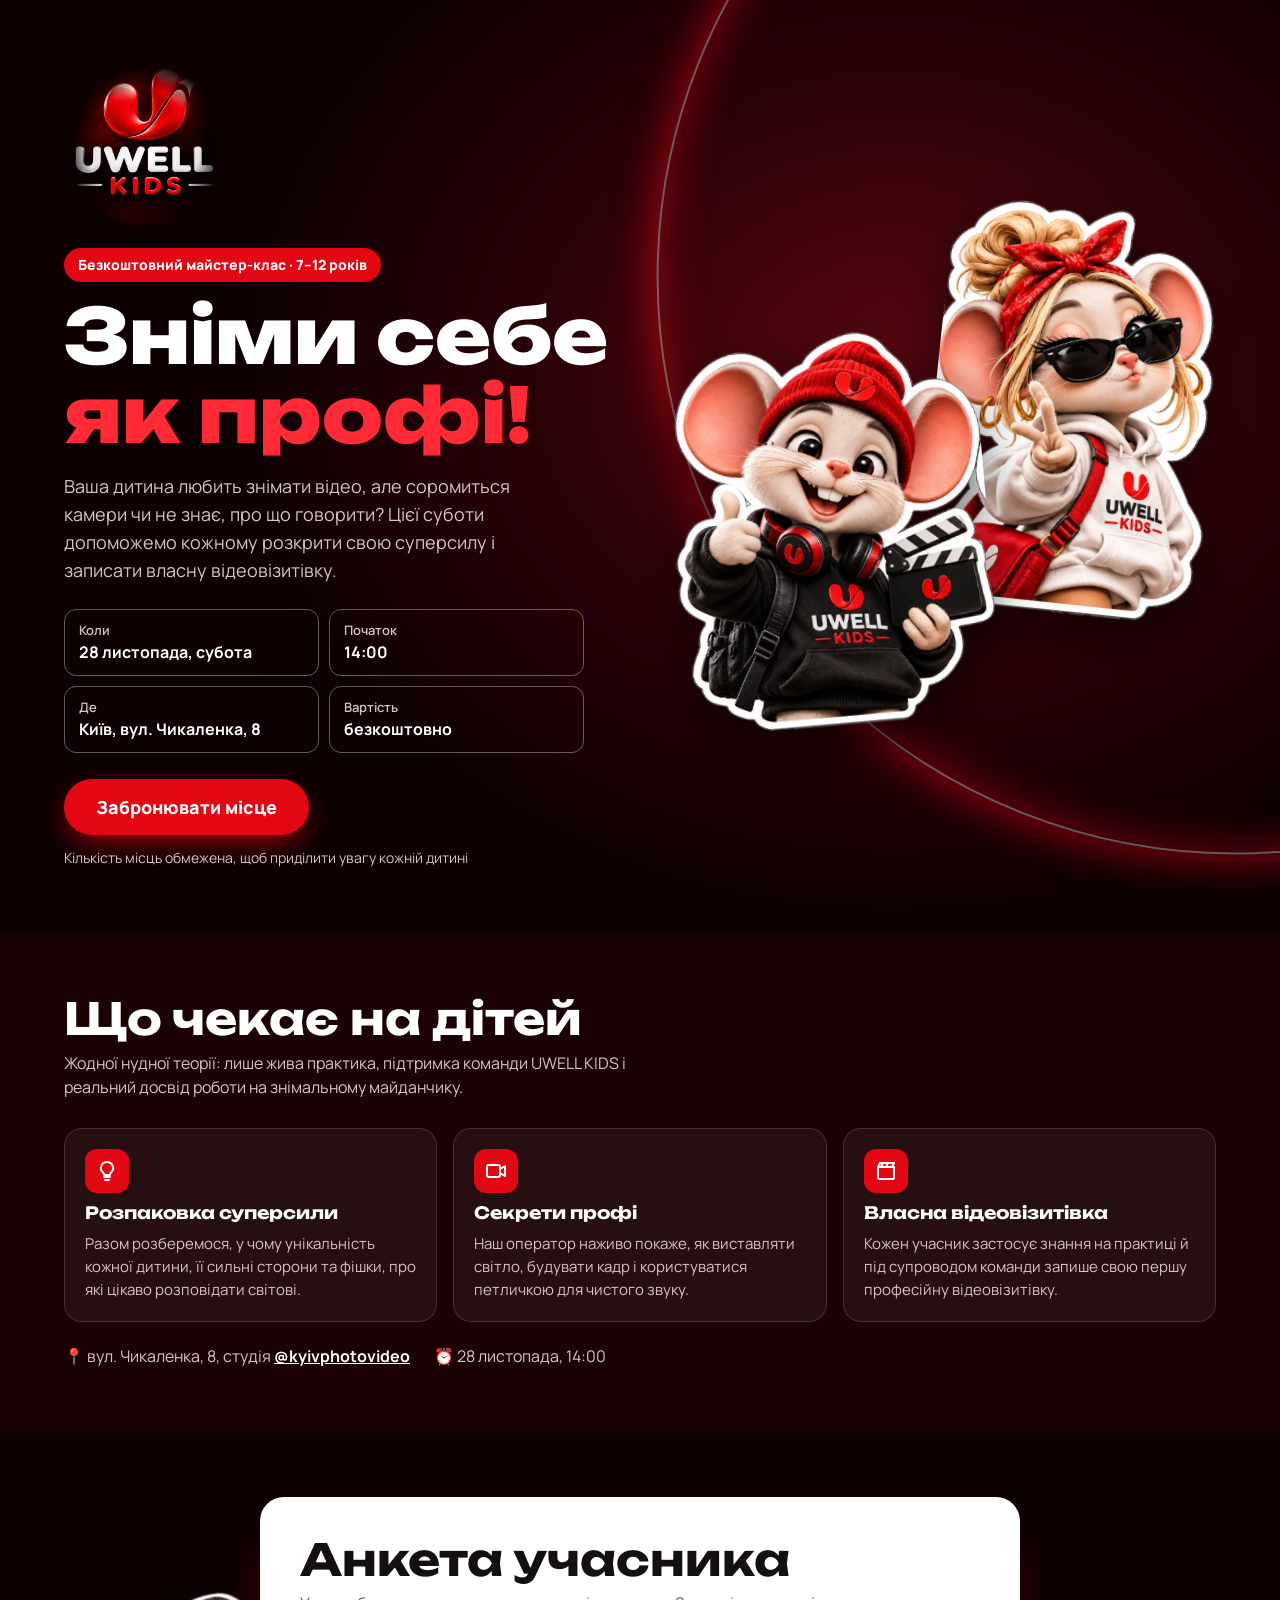
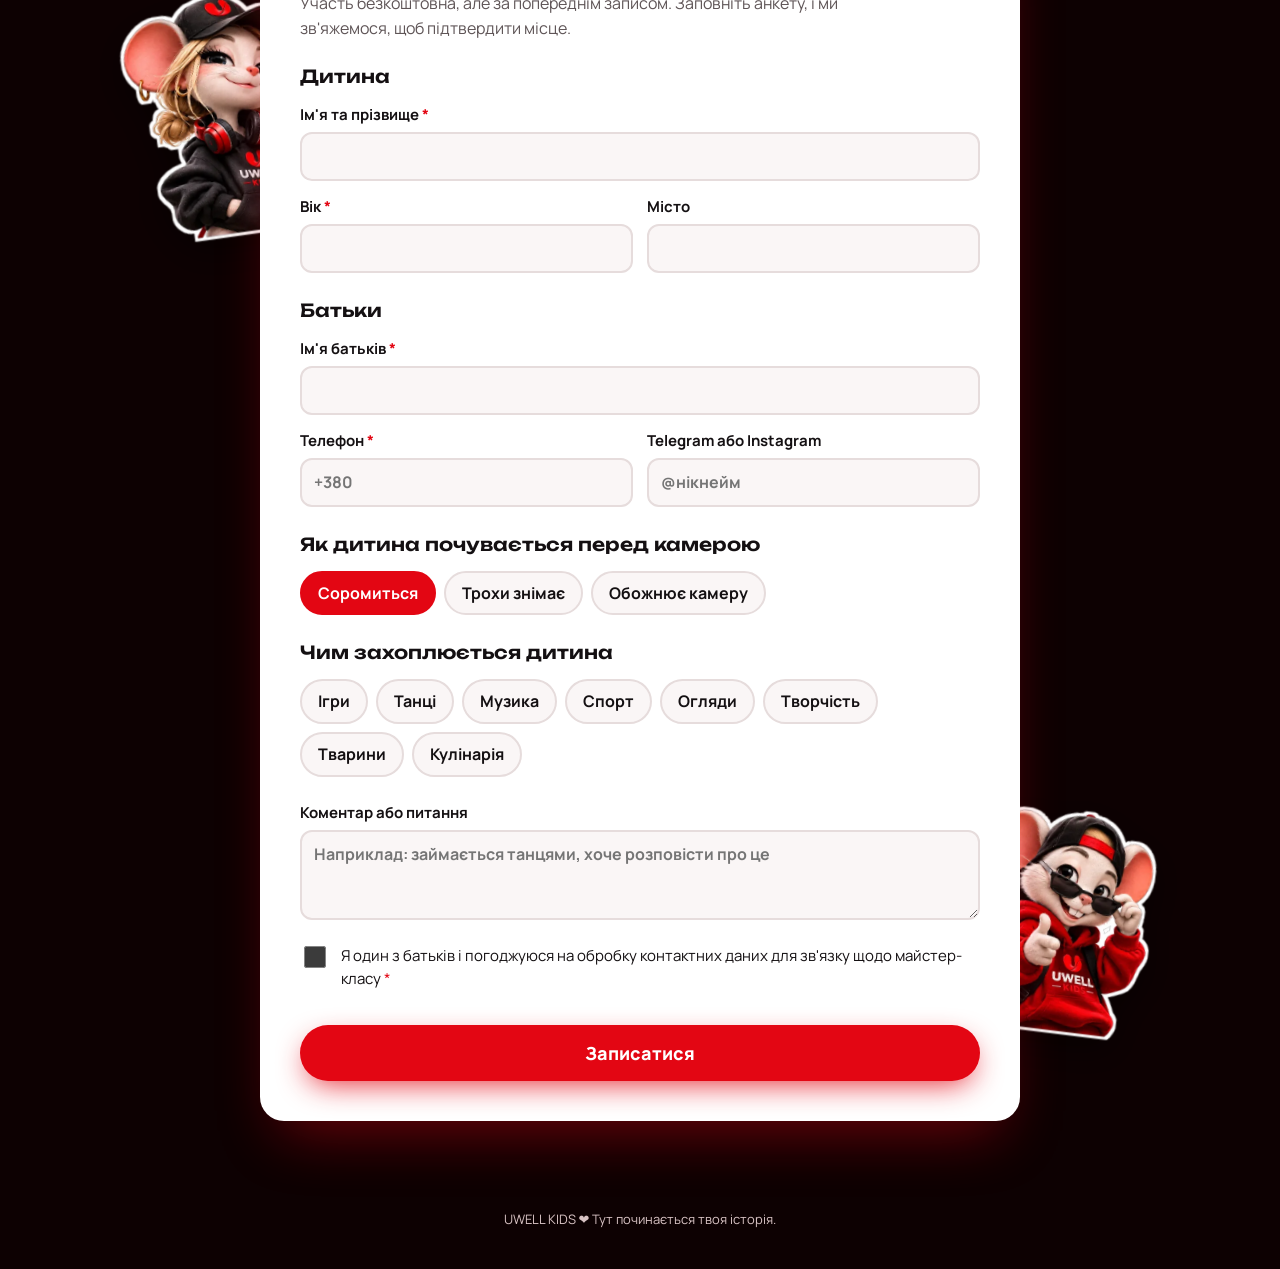
<file: index.html>
<!DOCTYPE html>
<html lang="uk">
<head>
<meta charset="utf-8">
<meta name="viewport" content="width=device-width,initial-scale=1">
<title>Зніми себе як профі — UWELL KIDS</title>
<link rel="preconnect" href="https://fonts.googleapis.com">
<link href="https://fonts.googleapis.com/css2?family=Unbounded:wght@600;800&family=Manrope:wght@400;600;700;800&display=swap" rel="stylesheet">
<style>
/* VOICE: bright, playful, confident — kids' studio, parents trust it
   IDEA: a film-set call sheet: hero = set, programme = shot list, form = casting card
   PICTURE: UWELL KIDS mascots as stickers around the logo glow
   COLOUR and TYPE: brand black-red night ground, white cards, red #e30613; Unbounded + Manrope
   LAYOUT: hero (logo, title, stickers) → 4-step programme → form card with mascots peeking */
:root{color-scheme:dark;--bg:#0d0102;--deep:#1b0305;--red:#e30613;--red2:#ff2a36;--ink:#fff;--mute:#d8c3c4;
--card:#fff;--cink:#141012;--cmute:#5f5557;--line:#e6dcdc}
:root[data-theme=light],:root[data-theme=dark]{color-scheme:dark}
*{box-sizing:border-box;min-width:0}
html{scroll-behavior:smooth;scroll-padding-top:20px}
body{margin:0;background:var(--bg);color:var(--ink);font:16px/1.55 Manrope,system-ui,sans-serif;overflow-x:clip}
img{display:block;max-width:100%;height:auto}
h1,h2,h3{font-family:Unbounded,system-ui,sans-serif;line-height:1.05;text-wrap:balance;margin:0}
.band{padding:clamp(28px,5vw,72px) max(5vw,16px)}
.wrap{max-width:1180px;margin:0 auto}

/* hero */
.hero{position:relative;background:radial-gradient(70% 80% at 70% 40%,#5a0710 0%,#2a0207 40%,var(--bg) 75%);overflow:hidden}
.hero::before{content:"";position:absolute;inset:-20% -10% auto auto;width:90vmax;height:90vmax;border-radius:50%;border:2px solid rgba(255,255,255,.35);box-shadow:0 0 40px 6px rgba(227,6,19,.55),inset 0 0 40px 6px rgba(227,6,19,.4);transform:translate(35%,-10%);pointer-events:none}
.hgrid{position:relative;display:grid;grid-template-columns:minmax(0,1.05fr) minmax(0,1fr);gap:clamp(16px,3vw,40px);align-items:center}
.logo{width:clamp(110px,14vw,160px);-webkit-mask-image:radial-gradient(closest-side,#000 70%,transparent);mask-image:radial-gradient(closest-side,#000 70%,transparent)}
.kick{display:inline-block;margin:18px 0 14px;padding:6px 14px;border-radius:999px;background:var(--red);font-weight:800;font-size:14px}
h1{font-size:clamp(38px,6.4vw,76px);font-weight:800}
h1 span{display:block;color:var(--red2)}
.lead{font-size:18px;max-width:46ch;margin:18px 0 24px;color:var(--mute)}
.facts{display:grid;grid-template-columns:repeat(2,minmax(0,1fr));gap:10px;margin:0 0 26px;padding:0;list-style:none;max-width:520px}
.facts li{border:1.5px solid rgba(255,255,255,.35);border-radius:12px;padding:10px 14px;font-weight:700}
.facts small{display:block;font-weight:600;font-size:13px;color:var(--mute)}
.cta{display:inline-flex;align-items:center;justify-content:center;min-height:56px;padding:0 32px;border-radius:999px;background:var(--red);color:#fff;font:800 18px Manrope,sans-serif;text-decoration:none;border:0;cursor:pointer;box-shadow:0 10px 30px -8px rgba(227,6,19,.9);transition:transform .15s}
.cta:hover{transform:translateY(-2px)}
.seats{margin:12px 0 0;font-size:14px;color:var(--mute)}
.steps.three{grid-template-columns:repeat(3,minmax(0,1fr))}
.ico{width:44px;height:44px;border-radius:12px;background:var(--red);display:grid;place-items:center}
.ico svg{width:24px;height:24px;fill:none;stroke:#fff;stroke-width:2;stroke-linecap:round;stroke-linejoin:round}
.where{margin-top:22px;display:flex;flex-wrap:wrap;gap:12px 24px;align-items:center;color:var(--mute)}
.where a{color:#fff;font-weight:700}
.stage{position:relative;height:clamp(340px,42vw,520px)}
.stage img{position:absolute;filter:drop-shadow(0 18px 24px rgba(0,0,0,.55))}
.s1{width:58%;left:0;bottom:0;transform:rotate(-5deg);z-index:2}
.s2{width:52%;right:0;top:0;transform:rotate(6deg)}
.float{animation:bob 4s ease-in-out infinite}.s2.float{animation-delay:-2s}
@keyframes bob{50%{translate:0 -10px}}

/* programme */
.prog{background:var(--deep)}
.prog h2,.sec h2{font-size:clamp(28px,4vw,44px);margin-bottom:8px}
.sub{color:var(--mute);margin:0 0 28px;max-width:60ch}
.steps{display:grid;grid-template-columns:repeat(4,minmax(0,1fr));gap:16px;margin:0;padding:0;list-style:none}
.steps li{display:flex;flex-direction:column;gap:0;background:rgba(255,255,255,.05);border:1.5px solid rgba(255,255,255,.14);border-radius:18px;padding:20px}
.t{font-family:Unbounded,sans-serif;font-weight:800;font-size:26px;color:var(--red2);white-space:nowrap}
.t small{font-size:14px;color:var(--mute);font-family:Manrope,sans-serif;font-weight:700;margin-left:4px}
.steps h3{font-size:17px;margin:10px 0 8px;line-height:1.2}
.steps p{margin:0;color:var(--mute);font-size:15px}
.take{display:grid;grid-template-columns:repeat(3,minmax(0,1fr));gap:16px;margin-top:22px}
.take div{border-radius:16px;padding:16px 18px;background:var(--red);font-weight:700}
.take span{display:block;font-weight:600;font-size:14px;opacity:.9}

/* form */
.sec{position:relative}
.fwrap{position:relative;max-width:760px;margin:0 auto}
.peek{position:absolute;width:190px;z-index:0;filter:drop-shadow(0 12px 18px rgba(0,0,0,.5));pointer-events:none}
.pl{left:-140px;top:90px;transform:rotate(-8deg)}.pr{right:-140px;bottom:80px;transform:rotate(7deg)}
.card{position:relative;z-index:1;background:var(--card);color:var(--cink);border-radius:24px;padding:clamp(22px,4vw,40px);box-shadow:0 30px 60px -20px rgba(227,6,19,.45)}
.card h2{color:var(--cink)}
.card .sub{color:var(--cmute);margin-bottom:22px}
fieldset{border:0;padding:0;margin:0 0 24px}
legend{font-family:Unbounded,sans-serif;font-weight:600;font-size:18px;margin-bottom:12px;padding:0}
.grid{display:grid;grid-template-columns:repeat(2,minmax(0,1fr));gap:14px}
.full{grid-column:1/-1}
label.f{display:block;font-weight:700;font-size:15px}
label.f input,label.f textarea{display:block;margin-top:6px}
.req{color:var(--red)}
input[type=text],input[type=tel],input[type=number],textarea{font:inherit;font-size:16px;color:var(--cink);background:#faf6f6;border:2px solid var(--line);border-radius:12px;padding:10px 12px;min-height:48px;width:100%}
textarea{min-height:90px;resize:vertical}
input:focus,textarea:focus{border-color:var(--red);outline:none}
:focus-visible{outline:3px solid var(--red2);outline-offset:2px}
.chips{display:flex;flex-wrap:wrap;gap:8px}
.chip{position:relative}
.chip input{position:absolute;inset:0;opacity:0;margin:0;cursor:pointer}
.chip span{display:inline-flex;align-items:center;min-height:44px;padding:8px 16px;border:2px solid var(--line);border-radius:999px;font-weight:700;background:#faf6f6;cursor:pointer}
.chip input:checked+span{background:var(--red);border-color:var(--red);color:#fff}
.chip input:focus-visible+span{outline:3px solid var(--red2);outline-offset:2px}
.agree{display:flex;gap:12px;align-items:flex-start;font-size:15px}
.agree input{width:22px;height:22px;margin-top:2px;accent-color:var(--red);flex:none}
.err{color:var(--red);font-weight:700;font-size:14px;min-height:1.3em;margin:8px 0}
[aria-invalid=true]{border-color:var(--red)!important}
.card .cta{width:100%}
.cta[disabled]{opacity:.6;cursor:wait}
.done{display:none;text-align:center;padding:10px 0}
.done.on{display:block}
.done img{width:180px;margin:0 auto 10px}
.done h2{font-size:clamp(24px,4vw,32px);margin-bottom:10px}
.ghost{min-height:44px;padding:0 20px;border-radius:999px;border:2px solid var(--line);background:#fff;color:var(--cink);font:700 15px Manrope,sans-serif;cursor:pointer}

/* admin */
.admin{display:none;max-width:1180px;margin:40px auto 0;background:var(--card);color:var(--cink);border-radius:20px;padding:clamp(18px,3vw,28px)}
.admin.on{display:block}
.atop{display:flex;flex-wrap:wrap;gap:12px;align-items:center;justify-content:space-between;margin-bottom:12px}
.admin h2{font-size:20px}
.scroll{overflow-x:auto}
table{border-collapse:collapse;width:100%;font-size:14px}
th,td{text-align:start;padding:8px 10px;border-bottom:1px solid var(--line);vertical-align:top}
th{white-space:nowrap}td.n{text-align:right;white-space:nowrap}
footer{text-align:center;color:var(--mute);font-size:13px;padding:24px 16px 40px}

@media(max-width:1100px){.peek{display:none}}
@media(max-width:900px){.steps.three{grid-template-columns:minmax(0,1fr)}.steps{grid-template-columns:repeat(2,minmax(0,1fr))}}
@media(max-width:760px){.hgrid{grid-template-columns:minmax(0,1fr)}.stage{height:min(92vw,420px);order:-1}.hero::before{display:none}.take{grid-template-columns:minmax(0,1fr)}}
@media(max-width:600px){.grid,.steps{grid-template-columns:minmax(0,1fr)}.lead{font-size:17px}}
@media(prefers-reduced-motion:reduce){.float{animation:none}html{scroll-behavior:auto}.cta{transition:none}}
</style>
</head>
<body>
<header class="hero band">
  <div class="wrap hgrid">
    <div>
      <img class="logo" src="logo.webp" alt="UWELL KIDS" width="540" height="560">
      <span class="kick">Безкоштовний майстер-клас · 7–12 років</span>
      <h1>Зніми себе <span>як профі!</span></h1>
      <p class="lead">Ваша дитина любить знімати відео, але соромиться камери чи не знає, про що говорити? Цієї суботи допоможемо кожному розкрити свою суперсилу і записати власну відеовізитівку.</p>
      <ul class="facts">
        <li><small>Коли</small>28 листопада, субота</li>
        <li><small>Початок</small>14:00</li>
        <li><small>Де</small>Київ, вул. Чикаленка, 8</li>
        <li><small>Вартість</small>безкоштовно</li>
      </ul>
      <a class="cta" href="#form">Забронювати місце</a>
      <p class="seats">Кількість місць обмежена, щоб приділити увагу кожній дитині</p>
    </div>
    <div class="stage" aria-hidden="true">
      <img class="s2 float" src="girl2.webp" alt="" width="429" height="620">
      <img class="s1 float" src="boy2.webp" alt="" width="498" height="620">
    </div>
  </div>
</header>

<section class="prog band">
  <div class="wrap">
    <h2>Що чекає на дітей</h2>
    <p class="sub">Жодної нудної теорії: лише жива практика, підтримка команди UWELL KIDS і реальний досвід роботи на знімальному майданчику.</p>
    <ol class="steps three">
      <li><div class="ico"><svg viewBox="0 0 24 24"><path d="M9 18h6M10 21h4M12 3a6 6 0 0 0-4 10.5c.7.7 1 1.5 1 2.5h6c0-1 .3-1.8 1-2.5A6 6 0 0 0 12 3z"/></svg></div><h3>Розпаковка суперсили</h3><p>Разом розберемося, у чому унікальність кожної дитини, її сильні сторони та фішки, про які цікаво розповідати світові.</p></li>
      <li><div class="ico"><svg viewBox="0 0 24 24"><rect x="3" y="6" width="13" height="12" rx="2"/><path d="m16 10 5-3v10l-5-3"/></svg></div><h3>Секрети профі</h3><p>Наш оператор наживо покаже, як виставляти світло, будувати кадр і користуватися петличкою для чистого звуку.</p></li>
      <li><div class="ico"><svg viewBox="0 0 24 24"><path d="M4 8h16v11a1 1 0 0 1-1 1H5a1 1 0 0 1-1-1V8zM4 8l2-4h14l-2 4M9 4 7 8M14 4l-2 4"/></svg></div><h3>Власна відеовізитівка</h3><p>Кожен учасник застосує знання на практиці й під супроводом команди запише свою першу професійну відеовізитівку.</p></li>
    </ol>
    <div class="where"><span>📍 вул. Чикаленка, 8, студія <a href="https://www.instagram.com/kyivphotovideo/">@kyivphotovideo</a></span><span>⏰ 28 листопада, 14:00</span></div>
  </div>
</section>

<section class="sec band" id="form">
  <div class="fwrap">
    <img class="peek pl" src="girl1.webp" alt="" aria-hidden="true">
    <img class="peek pr" src="boy1.webp" alt="" aria-hidden="true">
    <div class="card">
      <form id="f" novalidate>
        <h2>Анкета учасника</h2>
        <p class="sub">Участь безкоштовна, але за попереднім записом. Заповніть анкету, і ми зв'яжемося, щоб підтвердити місце.</p>
        <fieldset>
          <legend>Дитина</legend>
          <div class="grid">
            <label class="f full">Ім'я та прізвище <span class="req">*</span><input type="text" id="name" autocomplete="off" required></label>
            <label class="f">Вік <span class="req">*</span><input type="number" id="age" min="5" max="16" inputmode="numeric" required></label>
            <label class="f">Місто<input type="text" id="city" autocomplete="address-level2"></label>
          </div>
        </fieldset>
        <fieldset>
          <legend>Батьки</legend>
          <div class="grid">
            <label class="f full">Ім'я батьків <span class="req">*</span><input type="text" id="parent" autocomplete="name" required></label>
            <label class="f">Телефон <span class="req">*</span><input type="tel" id="phone" autocomplete="tel" placeholder="+380" required></label>
            <label class="f">Telegram або Instagram<input type="text" id="social" placeholder="@нікнейм"></label>
          </div>
        </fieldset>
        <fieldset>
          <legend>Як дитина почувається перед камерою</legend>
          <div class="chips">
            <label class="chip"><input type="radio" name="exp" value="Соромиться" checked><span>Соромиться</span></label>
            <label class="chip"><input type="radio" name="exp" value="Трохи знімає"><span>Трохи знімає</span></label>
            <label class="chip"><input type="radio" name="exp" value="Обожнює камеру"><span>Обожнює камеру</span></label>
          </div>
        </fieldset>
        <fieldset>
          <legend>Чим захоплюється дитина</legend>
          <div class="chips">
            <label class="chip"><input type="checkbox" name="topic" value="Ігри"><span>Ігри</span></label>
            <label class="chip"><input type="checkbox" name="topic" value="Танці"><span>Танці</span></label>
            <label class="chip"><input type="checkbox" name="topic" value="Музика"><span>Музика</span></label>
            <label class="chip"><input type="checkbox" name="topic" value="Спорт"><span>Спорт</span></label>
            <label class="chip"><input type="checkbox" name="topic" value="Огляди"><span>Огляди</span></label>
            <label class="chip"><input type="checkbox" name="topic" value="Творчість"><span>Творчість</span></label>
            <label class="chip"><input type="checkbox" name="topic" value="Тварини"><span>Тварини</span></label>
            <label class="chip"><input type="checkbox" name="topic" value="Кулінарія"><span>Кулінарія</span></label>
          </div>
        </fieldset>
        <fieldset>
          <label class="f">Коментар або питання<textarea id="note" placeholder="Наприклад: займається танцями, хоче розповісти про це"></textarea></label>
        </fieldset>
        <label class="agree"><input type="checkbox" id="ok"><span>Я один з батьків і погоджуюся на обробку контактних даних для зв'язку щодо майстер-класу <span class="req">*</span></span></label>
        <p class="err" id="err" role="alert"></p>
        <button class="cta" type="submit" id="send">Записатися</button>
      </form>
      <div class="done" id="done" role="status">
        <img src="boy2.webp" alt="" width="498" height="620">
        <h2>Заявку прийнято!</h2>
        <p>Скоро зв'яжемося з вами, щоб підтвердити місце. До зустрічі 28 листопада о 14:00 на Чикаленка, 8!</p>
        <button type="button" class="ghost" id="again">Записати ще одну дитину</button>
      </div>
    </div>
  </div>

  <div class="admin" id="admin" aria-label="Заявки">
    <div class="atop"><h2 id="cnt">Заявки</h2><button type="button" class="ghost" id="copy">Копіювати як таблицю</button></div>
    <div class="scroll"><table>
      <thead><tr><th>Дата</th><th>Дитина</th><th>Вік</th><th>Батьки</th><th>Телефон</th><th>Соцмережі</th><th>Перед камерою</th><th>Теми</th><th>Коментар</th></tr></thead>
      <tbody id="rows"></tbody>
    </table></div>
  </div>
</section>

<footer>UWELL KIDS ❤️ Тут починається твоя історія.</footer>

<script>
{
/* Куди приходять анкети на власному сайті */
const EMAIL='uwellkids.team@gmail.com';
/* Необов'язково: URL веб-застосунку Google Apps Script, щоб анкети також падали в таблицю */
const SHEET_URL='';
const $=id=>document.getElementById(id);
const esc=s=>String(s??'').replace(/[&<>"']/g,c=>({'&':'&amp;','<':'&lt;','>':'&gt;','"':'&quot;',"'":'&#39;'}[c]));
const F=['name','age','city','parent','phone','social','note'];
let db=null,uid=null,list=[];
const f=$('f'),err=$('err'),send=$('send');

try{const d=JSON.parse(localStorage.getItem('uk-draft')||'{}');for(const k of F)if(d[k])$(k).value=d[k]}catch(e){}
f.addEventListener('input',()=>{try{const d={};for(const k of F)d[k]=$(k).value;localStorage.setItem('uk-draft',JSON.stringify(d))}catch(e){}});

function check(){
  let bad=null;
  for(const id of ['name','age','parent','phone']){const el=$(id),v=el.value.trim();let ok=!!v;
    if(id==='phone')ok=v.replace(/\D/g,'').length>=9;
    if(id==='age')ok=+v>=5&&+v<=16;
    el.setAttribute('aria-invalid',ok?'false':'true');if(!ok&&!bad)bad=el}
  if(bad){err.textContent=bad.id==='phone'?'Перевірте номер телефону.':bad.id==='age'?'Майстер-клас для дітей 7–12 років. Перевірте вік.':'Заповніть поля, позначені зірочкою.';bad.focus();return false}
  if(!$('ok').checked){err.textContent='Потрібна згода одного з батьків.';$('ok').focus();return false}
  err.textContent='';return true}

f.addEventListener('submit',async e=>{
  e.preventDefault();if(!check())return;
  const rec={t:Date.now(),name:$('name').value.trim(),age:+$('age').value,city:$('city').value.trim(),parent:$('parent').value.trim(),
    phone:$('phone').value.trim(),social:$('social').value.trim(),exp:(f.querySelector('input[name=exp]:checked')||{}).value||'',
    topics:[...f.querySelectorAll('input[name=topic]:checked')].map(i=>i.value),note:$('note').value.trim()};
  send.disabled=true;send.textContent='Надсилаємо…';
  try{
    if(db&&uid){const ref=db.collection('signups').doc(uid);let prev=[];
      try{const g=await ref.get();const v=g&&(typeof g.data==='function'?g.data():g);if(v&&Array.isArray(v.items))prev=v.items}catch(x){}
      await ref.set({t:rec.t,items:[...prev,rec].slice(-10)})}
    else if(location.protocol.startsWith('http')&&!/claude|anthropic/.test(location.hostname)){
      const mail={_subject:'Нова анкета: '+rec.name+', '+rec.age+' р.',_template:'table',_captcha:'false',
        'Дитина':rec.name,'Вік':rec.age,'Місто':rec.city,'Батьки':rec.parent,'Телефон':rec.phone,'Соцмережі':rec.social,
        'Перед камерою':rec.exp,'Захоплення':rec.topics.join(', '),'Коментар':rec.note,'Дата заявки':new Date(rec.t).toLocaleString('uk-UA')};
      const r=await fetch('https://formsubmit.co/ajax/'+EMAIL,{method:'POST',headers:{'Content-Type':'application/json',Accept:'application/json'},body:JSON.stringify(mail)});
      if(!r.ok)throw new Error('send');
      if(SHEET_URL){const b=new URLSearchParams();for(const[k,v]of Object.entries(rec))b.append(k,Array.isArray(v)?v.join(', '):v);
        fetch(SHEET_URL,{method:'POST',mode:'no-cors',body:b}).catch(()=>{})}}
    else throw new Error('none');
    try{localStorage.removeItem('uk-draft')}catch(x){}
    f.style.display='none';$('done').classList.add('on');$('done').scrollIntoView({block:'center'});
  }catch(x){err.textContent=x.message==='none'?'Надсилання зараз недоступне. Напишіть нам: '+EMAIL:'Не вдалося надіслати. Спробуйте ще раз.'}
  finally{send.disabled=false;send.textContent='Записатися'}
});
$('again').addEventListener('click',()=>{f.reset();f.style.display='';$('done').classList.remove('on');$('name').focus()});

function render(){
  $('cnt').textContent='Заявки: '+list.length;
  $('rows').innerHTML=list.length?list.map(r=>`<tr><td class="n">${esc(new Date(r.t).toLocaleDateString('uk-UA'))}</td><td>${esc(r.name)}</td><td class="n">${esc(r.age)}</td><td>${esc(r.parent)}</td><td class="n">${esc(r.phone)}</td><td>${esc(r.social)}</td><td>${esc(r.exp)}</td><td>${esc((r.topics||[]).join(', '))}</td><td>${esc(r.note)}</td></tr>`).join(''):'<tr><td colspan="9">Поки що заявок немає.</td></tr>';
}
$('copy').addEventListener('click',async()=>{
  const head=['Дата','Дитина','Вік','Місто','Батьки','Телефон','Соцмережі','Перед камерою','Теми','Коментар'];
  const t=[head,...list.map(r=>[new Date(r.t).toLocaleString('uk-UA'),r.name,r.age,r.city,r.parent,r.phone,r.social,r.exp,(r.topics||[]).join(', '),r.note])]
    .map(a=>a.map(v=>String(v??'').replace(/[\t\n]/g,' ')).join('\t')).join('\n');
  try{await navigator.clipboard.writeText(t);$('copy').textContent='Скопійовано'}catch(x){$('copy').textContent='Не вдалося'}
  setTimeout(()=>$('copy').textContent='Копіювати як таблицю',2000);
});

(async()=>{
  try{
    if(!window.claude)return;
    const [d,u]=await Promise.all([claude.use('db'),claude.use('user')]);
    db=d;if(u)uid=await u.id();
    if(!db)return;
    db.collection('signups').orderBy('t','desc').onSnapshot(s=>{
      list=(s.docs||[]).map(x=>typeof x.data==='function'?x.data():x).flatMap(v=>Array.isArray(v&&v.items)?v.items:[v]).sort((a,b)=>b.t-a.t);
      $('admin').classList.add('on');render();
    },()=>{});
  }catch(x){}
})();
}
</script>
</body>
</html>
</file>
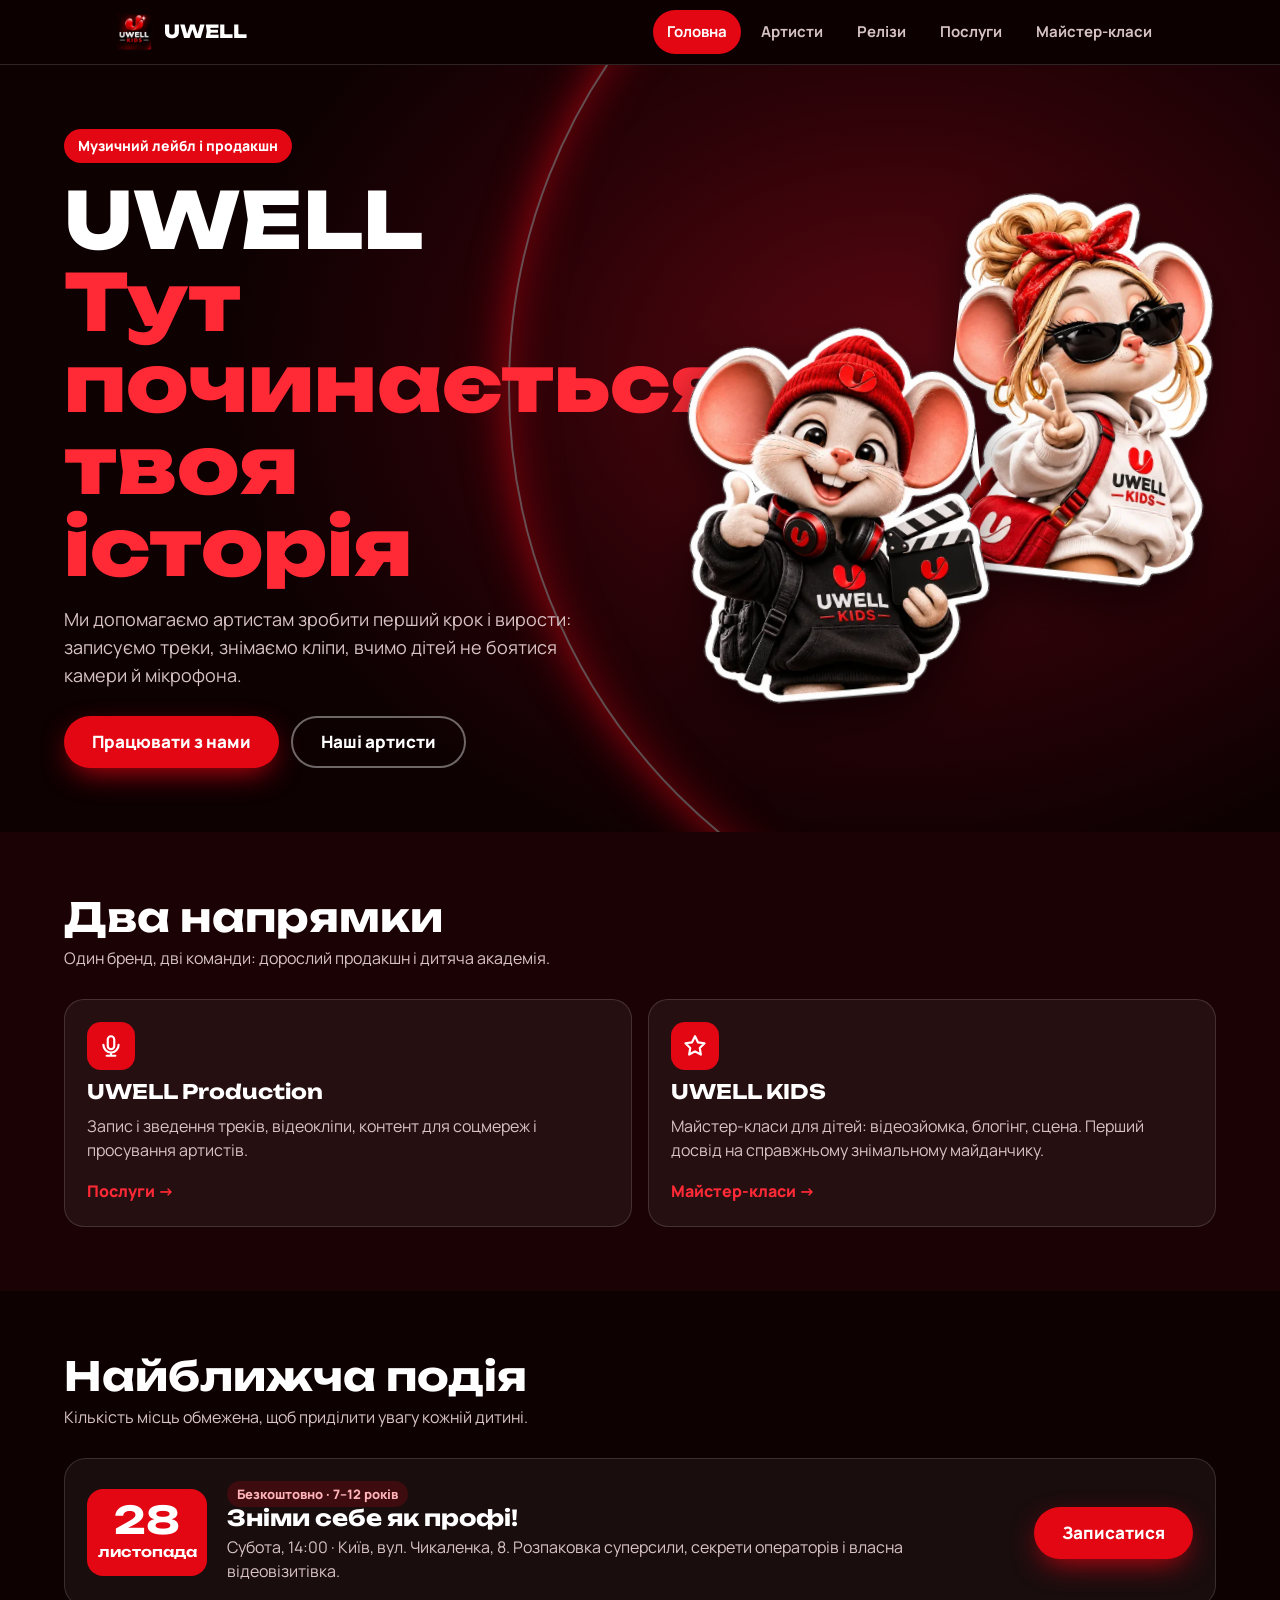
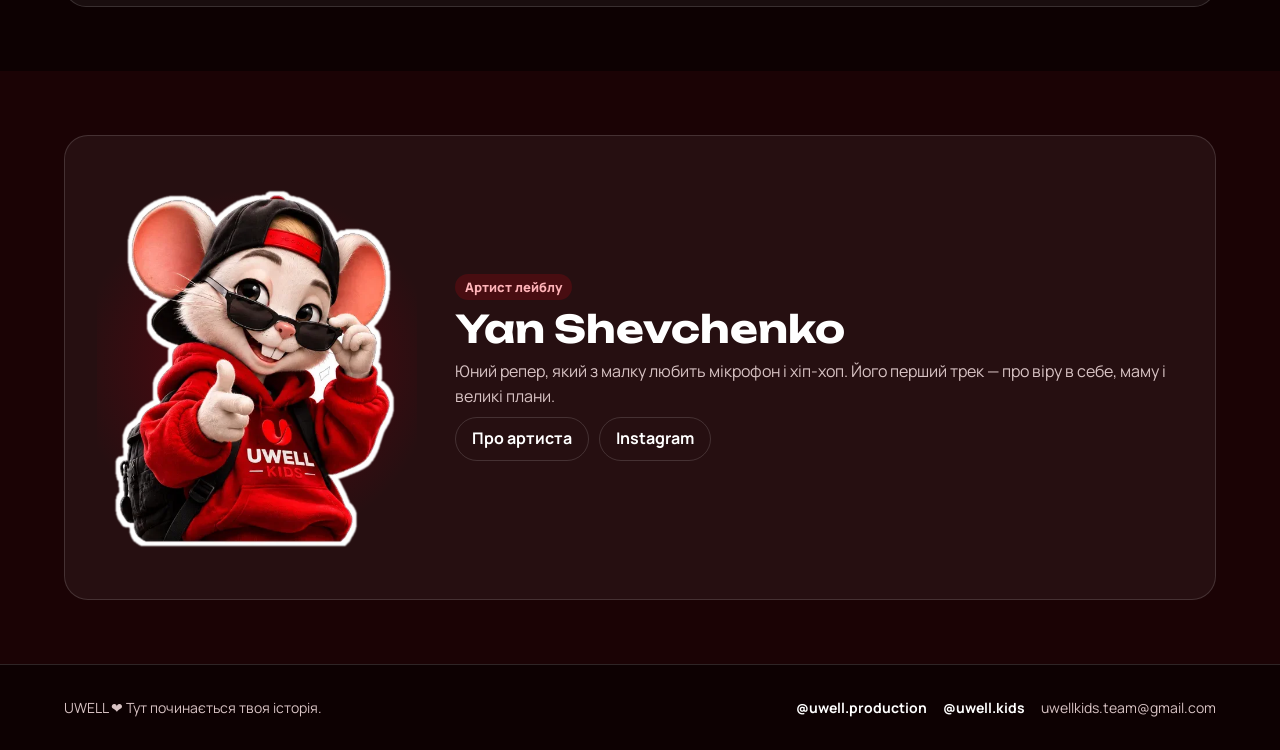
<file: label/index.html>
<!DOCTYPE html>
<html lang="uk">
<head>
<meta charset="utf-8">
<meta name="viewport" content="width=device-width,initial-scale=1">
<title>UWELL — музичний лейбл і продакшн</title>
<meta name="description" content="UWELL — музичний лейбл і продакшн. Артисти, релізи, студія, майстер-класи для дітей.">
<link rel="icon" href="../logo.png">
<link rel="preconnect" href="https://fonts.googleapis.com">
<link href="https://fonts.googleapis.com/css2?family=Unbounded:wght@600;800&family=Manrope:wght@400;600;700;800&display=swap" rel="stylesheet">
<link rel="stylesheet" href="style.css">
</head>
<body>
<header class="top"><div class="wrap">
  <a class="brand" href="index.html"><img src="../logo.png" alt="" width="40" height="40"><span>UWELL</span></a>
  <nav class="nav" aria-label="Меню"><a href="index.html" aria-current=page>Головна</a><a href="artists.html">Артисти</a><a href="releases.html">Релізи</a><a href="services.html">Послуги</a><a href="masterclasses.html">Майстер-класи</a></nav>
</div></header>
<main>
<section class="hero band"><div class="wrap hgrid">
  <div>
    <span class="kick">Музичний лейбл і продакшн</span>
    <h1>UWELL <span>Тут починається твоя історія</span></h1>
    <p class="lead">Ми допомагаємо артистам зробити перший крок і вирости: записуємо треки, знімаємо кліпи, вчимо дітей не боятися камери й мікрофона.</p>
    <div class="btns"><a class="cta" href="services.html">Працювати з нами</a><a class="cta ghost" href="artists.html">Наші артисти</a></div>
  </div>
  <div class="stage" aria-hidden="true">
    <img class="s2 float" src="../girl2.webp" alt="">
    <img class="s1 float" src="../boy2.webp" alt="">
  </div>
</div></section>

<section class="band alt sec"><div class="wrap">
  <h2>Два напрямки</h2>
  <p class="sub">Один бренд, дві команди: дорослий продакшн і дитяча академія.</p>
  <div class="grid g2">
    <div class="card"><div class="ico"><svg viewBox="0 0 24 24"><path d="M12 3a3 3 0 0 0-3 3v6a3 3 0 0 0 6 0V6a3 3 0 0 0-3-3z"/><path d="M5 11a7 7 0 0 0 14 0M12 18v3M8 21h8"/></svg></div><h3>UWELL Production</h3><p>Запис і зведення треків, відеокліпи, контент для соцмереж і просування артистів.</p><a class="more" href="services.html">Послуги →</a></div>
    <div class="card"><div class="ico"><svg viewBox="0 0 24 24"><path d="m12 3 2.7 5.6 6.1.9-4.4 4.3 1 6.1L12 17l-5.4 2.9 1-6.1-4.4-4.3 6.1-.9z"/></svg></div><h3>UWELL KIDS</h3><p>Майстер-класи для дітей: відеозйомка, блогінг, сцена. Перший досвід на справжньому знімальному майданчику.</p><a class="more" href="masterclasses.html">Майстер-класи →</a></div>
  </div>
</div></section>

<section class="band sec"><div class="wrap">
  <h2>Найближча подія</h2>
  <p class="sub">Кількість місць обмежена, щоб приділити увагу кожній дитині.</p>
  <div class="event">
  <div class="date"><b>28</b><span>листопада</span></div>
  <div><span class="tag">Безкоштовно · 7–12 років</span>
    <h3>Зніми себе як профі!</h3>
    <p>Субота, 14:00 · Київ, вул. Чикаленка, 8. Розпаковка суперсили, секрети операторів і власна відеовізитівка.</p></div>
  <a class="cta" href="../">Записатися</a>
</div>
</div></section>

<section class="band alt sec"><div class="wrap">
  <div class="artist">
    <div class="pic"><img src="../boy1.webp" alt="" width="400" height="400"></div>
    <div>
      <span class="tag">Артист лейблу</span>
      <h3 style="margin-top:10px">Yan Shevchenko</h3>
      <p style="color:var(--mute);margin:10px 0 0">Юний репер, який з малку любить мікрофон і хіп-хоп. Його перший трек — про віру в себе, маму і великі плани.</p>
      <div class="links"><a href="artists.html">Про артиста</a><a href="https://www.instagram.com/yan.shevchenko/">Instagram</a></div>
    </div>
  </div>
</div></section>
</main>
<footer><div class="wrap">
  <div>UWELL ❤️ Тут починається твоя історія.</div>
  <div class="soc">
    <a href="https://www.instagram.com/uwell.production/">@uwell.production</a>
    <a href="https://www.instagram.com/uwell.kids/">@uwell.kids</a>
    <span>uwellkids.team@gmail.com</span>
  </div>
</div></footer>

</body>
</html>
</file>
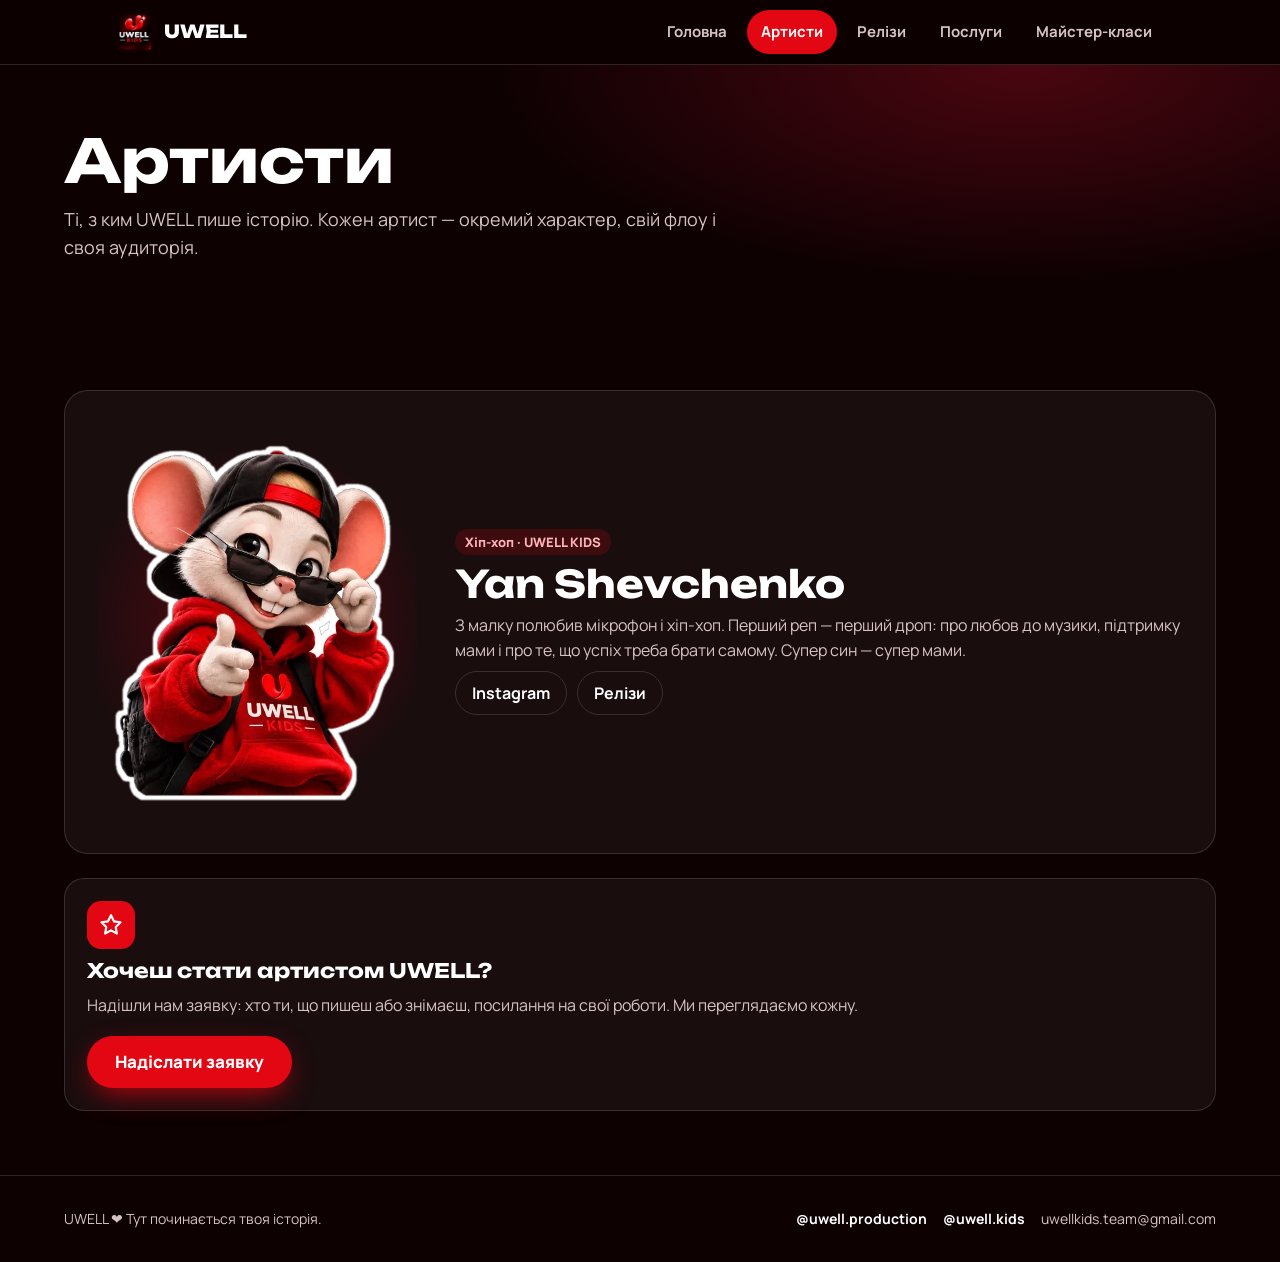
<file: label/artists.html>
<!DOCTYPE html>
<html lang="uk">
<head>
<meta charset="utf-8">
<meta name="viewport" content="width=device-width,initial-scale=1">
<title>Артисти — UWELL</title>
<meta name="description" content="UWELL — музичний лейбл і продакшн. Артисти, релізи, студія, майстер-класи для дітей.">
<link rel="icon" href="../logo.png">
<link rel="preconnect" href="https://fonts.googleapis.com">
<link href="https://fonts.googleapis.com/css2?family=Unbounded:wght@600;800&family=Manrope:wght@400;600;700;800&display=swap" rel="stylesheet">
<link rel="stylesheet" href="style.css">
</head>
<body>
<header class="top"><div class="wrap">
  <a class="brand" href="index.html"><img src="../logo.png" alt="" width="40" height="40"><span>UWELL</span></a>
  <nav class="nav" aria-label="Меню"><a href="index.html">Головна</a><a href="artists.html" aria-current=page>Артисти</a><a href="releases.html">Релізи</a><a href="services.html">Послуги</a><a href="masterclasses.html">Майстер-класи</a></nav>
</div></header>
<main>
<section class="phead band"><div class="wrap">
  <h1>Артисти</h1>
  <p>Ті, з ким UWELL пише історію. Кожен артист — окремий характер, свій флоу і своя аудиторія.</p>
</div></section>
<section class="band sec"><div class="wrap grid" style="gap:24px">
  <div class="artist">
    <div class="pic"><img src="../boy1.webp" alt="" width="400" height="400"></div>
    <div>
      <span class="tag">Хіп-хоп · UWELL KIDS</span>
      <h3 style="margin-top:10px">Yan Shevchenko</h3>
      <p style="color:var(--mute);margin:10px 0 0">З малку полюбив мікрофон і хіп-хоп. Перший реп — перший дроп: про любов до музики, підтримку мами і про те, що успіх треба брати самому. Супер син — супер мами.</p>
      <div class="links">
        <a href="https://www.instagram.com/yan.shevchenko/">Instagram</a>
        <a href="releases.html">Релізи</a>
      </div>
    </div>
  </div>
  <div class="card" style="align-items:flex-start">
    <div class="ico"><svg viewBox="0 0 24 24"><path d="m12 3 2.7 5.6 6.1.9-4.4 4.3 1 6.1L12 17l-5.4 2.9 1-6.1-4.4-4.3 6.1-.9z"/></svg></div>
    <h3>Хочеш стати артистом UWELL?</h3>
    <p>Надішли нам заявку: хто ти, що пишеш або знімаєш, посилання на свої роботи. Ми переглядаємо кожну.</p>
    <a class="cta" href="services.html#contact" style="margin-top:8px">Надіслати заявку</a>
  </div>
</div></section>
</main>
<footer><div class="wrap">
  <div>UWELL ❤️ Тут починається твоя історія.</div>
  <div class="soc">
    <a href="https://www.instagram.com/uwell.production/">@uwell.production</a>
    <a href="https://www.instagram.com/uwell.kids/">@uwell.kids</a>
    <span>uwellkids.team@gmail.com</span>
  </div>
</div></footer>

</body>
</html>
</file>
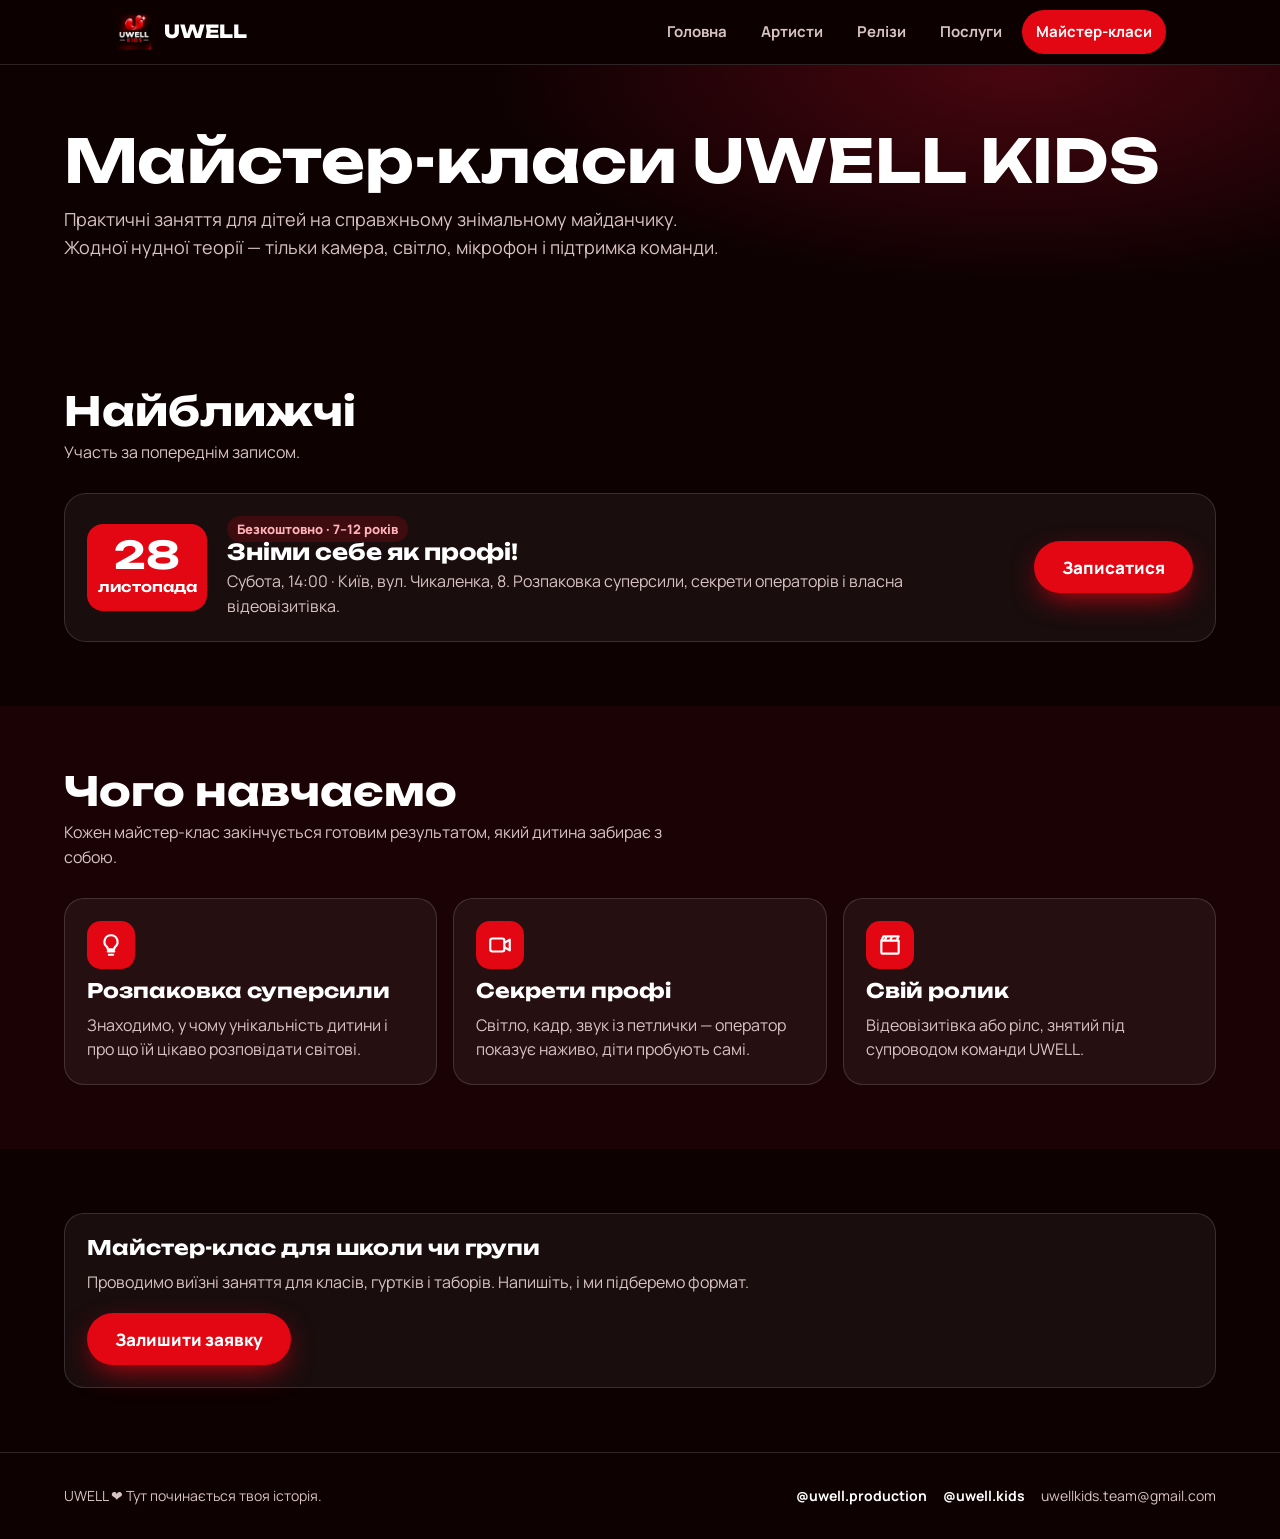
<file: label/masterclasses.html>
<!DOCTYPE html>
<html lang="uk">
<head>
<meta charset="utf-8">
<meta name="viewport" content="width=device-width,initial-scale=1">
<title>Майстер-класи — UWELL KIDS</title>
<meta name="description" content="UWELL — музичний лейбл і продакшн. Артисти, релізи, студія, майстер-класи для дітей.">
<link rel="icon" href="../logo.png">
<link rel="preconnect" href="https://fonts.googleapis.com">
<link href="https://fonts.googleapis.com/css2?family=Unbounded:wght@600;800&family=Manrope:wght@400;600;700;800&display=swap" rel="stylesheet">
<link rel="stylesheet" href="style.css">
</head>
<body>
<header class="top"><div class="wrap">
  <a class="brand" href="index.html"><img src="../logo.png" alt="" width="40" height="40"><span>UWELL</span></a>
  <nav class="nav" aria-label="Меню"><a href="index.html">Головна</a><a href="artists.html">Артисти</a><a href="releases.html">Релізи</a><a href="services.html">Послуги</a><a href="masterclasses.html" aria-current=page>Майстер-класи</a></nav>
</div></header>
<main>
<section class="phead band"><div class="wrap">
  <h1>Майстер-класи UWELL KIDS</h1>
  <p>Практичні заняття для дітей на справжньому знімальному майданчику. Жодної нудної теорії — тільки камера, світло, мікрофон і підтримка команди.</p>
</div></section>
<section class="band sec"><div class="wrap">
  <h2>Найближчі</h2>
  <p class="sub">Участь за попереднім записом.</p>
  <div class="event">
  <div class="date"><b>28</b><span>листопада</span></div>
  <div><span class="tag">Безкоштовно · 7–12 років</span>
    <h3>Зніми себе як профі!</h3>
    <p>Субота, 14:00 · Київ, вул. Чикаленка, 8. Розпаковка суперсили, секрети операторів і власна відеовізитівка.</p></div>
  <a class="cta" href="../">Записатися</a>
</div>
</div></section>
<section class="band alt sec"><div class="wrap">
  <h2>Чого навчаємо</h2>
  <p class="sub">Кожен майстер-клас закінчується готовим результатом, який дитина забирає з собою.</p>
  <div class="grid g3">
    <div class="card"><div class="ico"><svg viewBox="0 0 24 24"><path d="M9 18h6M10 21h4M12 3a6 6 0 0 0-4 10.5c.7.7 1 1.5 1 2.5h6c0-1 .3-1.8 1-2.5A6 6 0 0 0 12 3z"/></svg></div><h3>Розпаковка суперсили</h3><p>Знаходимо, у чому унікальність дитини і про що їй цікаво розповідати світові.</p></div>
    <div class="card"><div class="ico"><svg viewBox="0 0 24 24"><rect x="3" y="6" width="13" height="12" rx="2"/><path d="m16 10 5-3v10l-5-3"/></svg></div><h3>Секрети профі</h3><p>Світло, кадр, звук із петлички — оператор показує наживо, діти пробують самі.</p></div>
    <div class="card"><div class="ico"><svg viewBox="0 0 24 24"><path d="M4 8h16v11a1 1 0 0 1-1 1H5a1 1 0 0 1-1-1V8zM4 8l2-4h14l-2 4M9 4 7 8M14 4l-2 4"/></svg></div><h3>Свій ролик</h3><p>Відеовізитівка або рілс, знятий під супроводом команди UWELL.</p></div>
  </div>
</div></section>
<section class="band sec"><div class="wrap">
  <div class="card" style="align-items:flex-start">
    <h3>Майстер-клас для школи чи групи</h3>
    <p>Проводимо виїзні заняття для класів, гуртків і таборів. Напишіть, і ми підберемо формат.</p>
    <a class="cta" href="services.html#contact" style="margin-top:8px">Залишити заявку</a>
  </div>
</div></section>
</main>
<footer><div class="wrap">
  <div>UWELL ❤️ Тут починається твоя історія.</div>
  <div class="soc">
    <a href="https://www.instagram.com/uwell.production/">@uwell.production</a>
    <a href="https://www.instagram.com/uwell.kids/">@uwell.kids</a>
    <span>uwellkids.team@gmail.com</span>
  </div>
</div></footer>

</body>
</html>
</file>
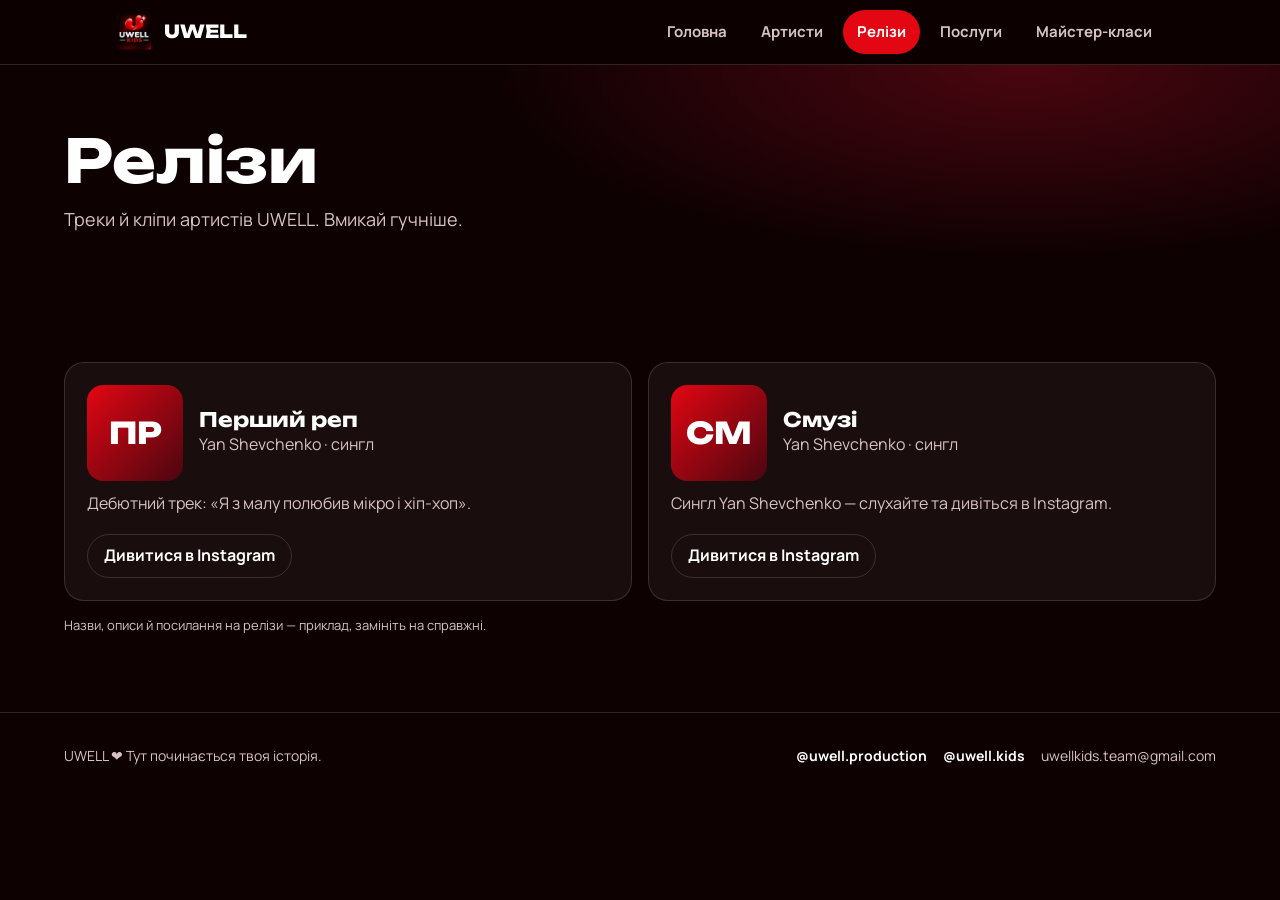
<file: label/releases.html>
<!DOCTYPE html>
<html lang="uk">
<head>
<meta charset="utf-8">
<meta name="viewport" content="width=device-width,initial-scale=1">
<title>Релізи — UWELL</title>
<meta name="description" content="UWELL — музичний лейбл і продакшн. Артисти, релізи, студія, майстер-класи для дітей.">
<link rel="icon" href="../logo.png">
<link rel="preconnect" href="https://fonts.googleapis.com">
<link href="https://fonts.googleapis.com/css2?family=Unbounded:wght@600;800&family=Manrope:wght@400;600;700;800&display=swap" rel="stylesheet">
<link rel="stylesheet" href="style.css">
</head>
<body>
<header class="top"><div class="wrap">
  <a class="brand" href="index.html"><img src="../logo.png" alt="" width="40" height="40"><span>UWELL</span></a>
  <nav class="nav" aria-label="Меню"><a href="index.html">Головна</a><a href="artists.html">Артисти</a><a href="releases.html" aria-current=page>Релізи</a><a href="services.html">Послуги</a><a href="masterclasses.html">Майстер-класи</a></nav>
</div></header>
<main>
<section class="phead band"><div class="wrap">
  <h1>Релізи</h1>
  <p>Треки й кліпи артистів UWELL. Вмикай гучніше.</p>
</div></section>
<section class="band sec"><div class="wrap">
  <div class="grid g2"><div class="card"><div class="rel"><div class="cover">ПР</div><div>
  <h3>Перший реп</h3><p>Yan Shevchenko · сингл</p></div></div><p>Дебютний трек: «Я з малу полюбив мікро і хіп-хоп».</p>
  <div class="links"><a href="https://www.instagram.com/yan.shevchenko/">Дивитися в Instagram</a></div></div><div class="card"><div class="rel"><div class="cover">СМ</div><div>
  <h3>Смузі</h3><p>Yan Shevchenko · сингл</p></div></div><p>Сингл Yan Shevchenko — слухайте та дивіться в Instagram.</p>
  <div class="links"><a href="https://www.instagram.com/yan.shevchenko/">Дивитися в Instagram</a></div></div></div>
  <p class="note">Назви, описи й посилання на релізи — приклад, замініть на справжні.</p>
</div></section>
</main>
<footer><div class="wrap">
  <div>UWELL ❤️ Тут починається твоя історія.</div>
  <div class="soc">
    <a href="https://www.instagram.com/uwell.production/">@uwell.production</a>
    <a href="https://www.instagram.com/uwell.kids/">@uwell.kids</a>
    <span>uwellkids.team@gmail.com</span>
  </div>
</div></footer>

</body>
</html>
</file>
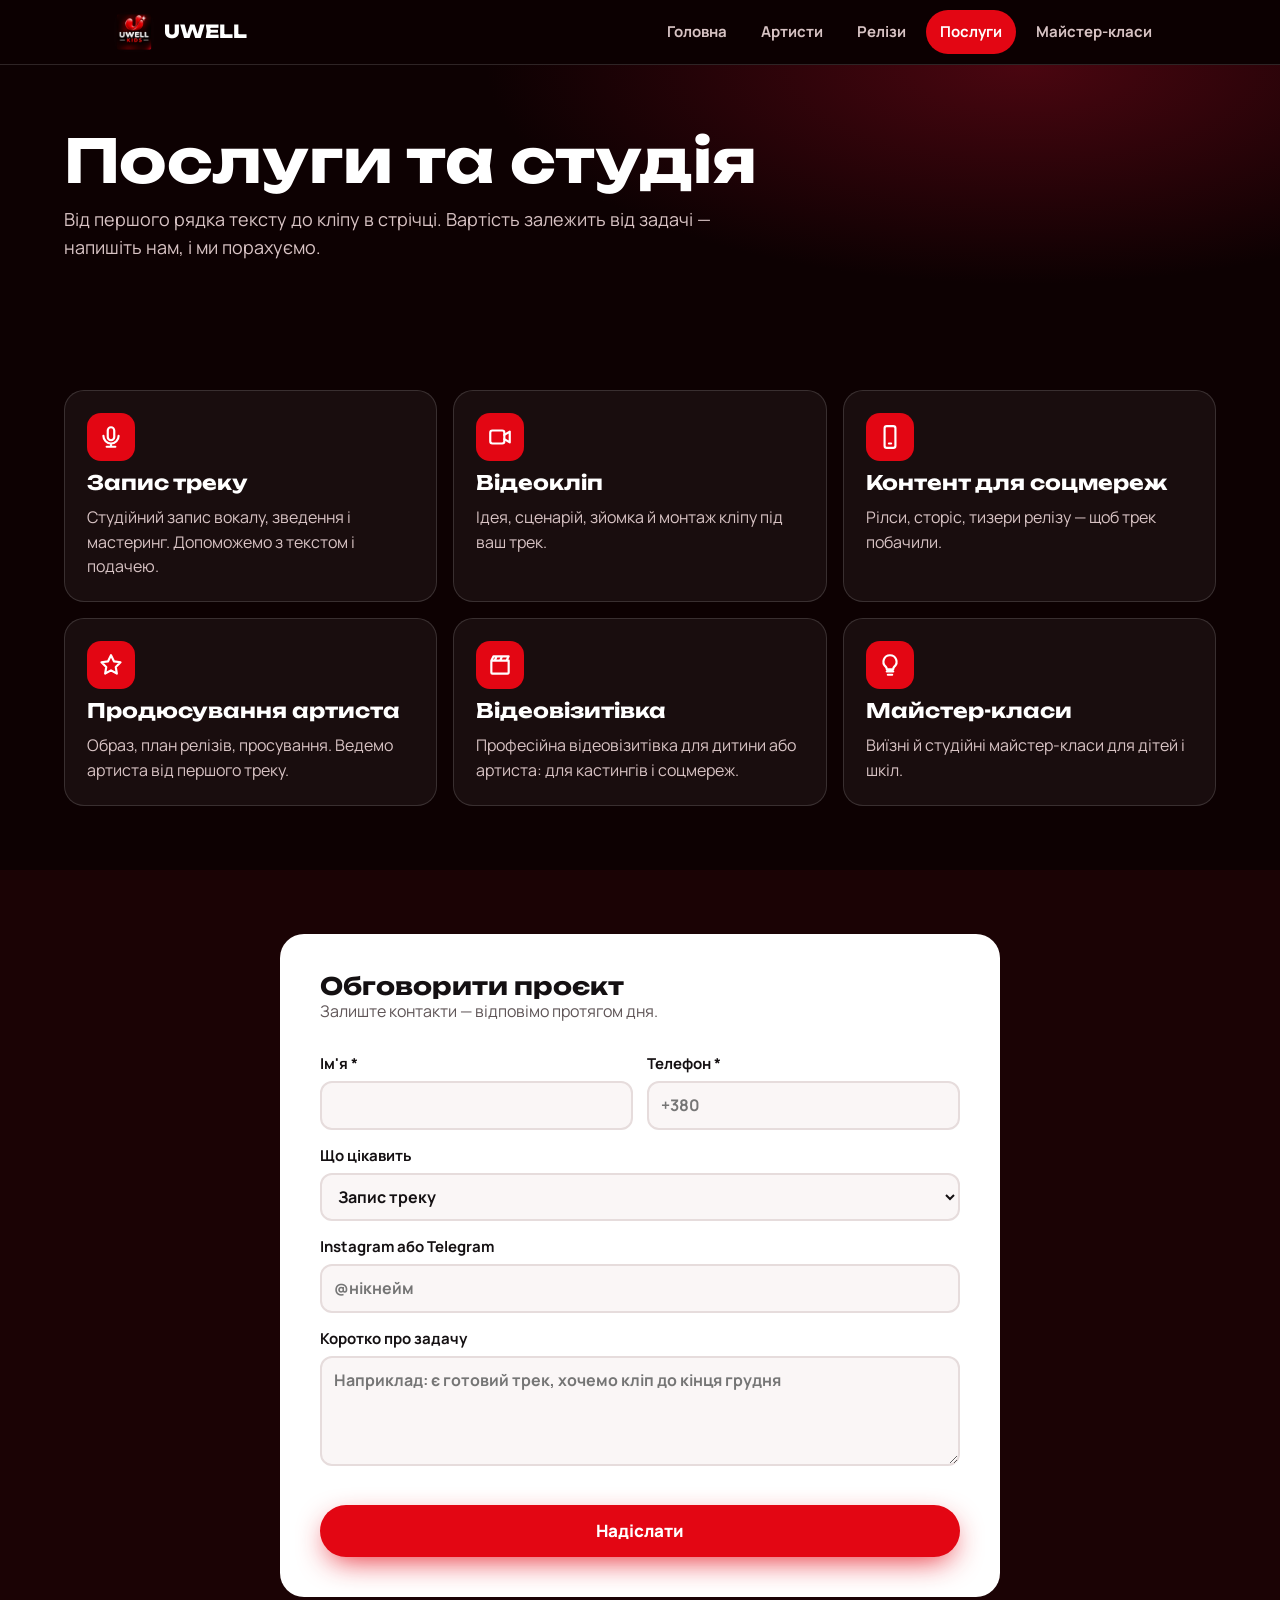
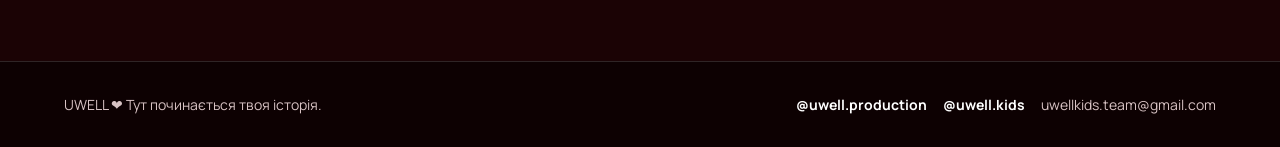
<file: label/services.html>
<!DOCTYPE html>
<html lang="uk">
<head>
<meta charset="utf-8">
<meta name="viewport" content="width=device-width,initial-scale=1">
<title>Послуги та студія — UWELL</title>
<meta name="description" content="UWELL — музичний лейбл і продакшн. Артисти, релізи, студія, майстер-класи для дітей.">
<link rel="icon" href="../logo.png">
<link rel="preconnect" href="https://fonts.googleapis.com">
<link href="https://fonts.googleapis.com/css2?family=Unbounded:wght@600;800&family=Manrope:wght@400;600;700;800&display=swap" rel="stylesheet">
<link rel="stylesheet" href="style.css">
</head>
<body>
<header class="top"><div class="wrap">
  <a class="brand" href="index.html"><img src="../logo.png" alt="" width="40" height="40"><span>UWELL</span></a>
  <nav class="nav" aria-label="Меню"><a href="index.html">Головна</a><a href="artists.html">Артисти</a><a href="releases.html">Релізи</a><a href="services.html" aria-current=page>Послуги</a><a href="masterclasses.html">Майстер-класи</a></nav>
</div></header>
<main>
<section class="phead band"><div class="wrap">
  <h1>Послуги та студія</h1>
  <p>Від першого рядка тексту до кліпу в стрічці. Вартість залежить від задачі — напишіть нам, і ми порахуємо.</p>
</div></section>
<section class="band sec"><div class="wrap"><div class="grid g3"><div class="card"><div class="ico"><svg viewBox="0 0 24 24"><path d="M12 3a3 3 0 0 0-3 3v6a3 3 0 0 0 6 0V6a3 3 0 0 0-3-3z"/><path d="M5 11a7 7 0 0 0 14 0M12 18v3M8 21h8"/></svg></div><h3>Запис треку</h3><p>Студійний запис вокалу, зведення і мастеринг. Допоможемо з текстом і подачею.</p></div><div class="card"><div class="ico"><svg viewBox="0 0 24 24"><rect x="3" y="6" width="13" height="12" rx="2"/><path d="m16 10 5-3v10l-5-3"/></svg></div><h3>Відеокліп</h3><p>Ідея, сценарій, зйомка й монтаж кліпу під ваш трек.</p></div><div class="card"><div class="ico"><svg viewBox="0 0 24 24"><rect x="7" y="2" width="10" height="20" rx="2"/><path d="M11 18h2"/></svg></div><h3>Контент для соцмереж</h3><p>Рілси, сторіс, тизери релізу — щоб трек побачили.</p></div><div class="card"><div class="ico"><svg viewBox="0 0 24 24"><path d="m12 3 2.7 5.6 6.1.9-4.4 4.3 1 6.1L12 17l-5.4 2.9 1-6.1-4.4-4.3 6.1-.9z"/></svg></div><h3>Продюсування артиста</h3><p>Образ, план релізів, просування. Ведемо артиста від першого треку.</p></div><div class="card"><div class="ico"><svg viewBox="0 0 24 24"><path d="M4 8h16v11a1 1 0 0 1-1 1H5a1 1 0 0 1-1-1V8zM4 8l2-4h14l-2 4M9 4 7 8M14 4l-2 4"/></svg></div><h3>Відеовізитівка</h3><p>Професійна відеовізитівка для дитини або артиста: для кастингів і соцмереж.</p></div><div class="card"><div class="ico"><svg viewBox="0 0 24 24"><path d="M9 18h6M10 21h4M12 3a6 6 0 0 0-4 10.5c.7.7 1 1.5 1 2.5h6c0-1 .3-1.8 1-2.5A6 6 0 0 0 12 3z"/></svg></div><h3>Майстер-класи</h3><p>Виїзні й студійні майстер-класи для дітей і шкіл.</p></div></div></div></section>
<section class="band alt" id="contact"><div class="formcard">
  <form id="f" novalidate>
    <h2>Обговорити проєкт</h2>
    <p class="sub">Залиште контакти — відповімо протягом дня.</p>
    <div class="fgrid">
      <label class="f">Ім'я *<input id="name" autocomplete="name"></label>
      <label class="f">Телефон *<input id="phone" type="tel" autocomplete="tel" placeholder="+380"></label>
      <label class="f full">Що цікавить
        <select id="svc"><option>Запис треку</option><option>Відеокліп</option><option>Контент для соцмереж</option><option>Продюсування артиста</option><option>Відеовізитівка</option><option>Майстер-клас</option><option>Хочу стати артистом</option><option>Інше</option></select></label>
      <label class="f full">Instagram або Telegram<input id="social" placeholder="@нікнейм"></label>
      <label class="f full">Коротко про задачу<textarea id="msg" placeholder="Наприклад: є готовий трек, хочемо кліп до кінця грудня"></textarea></label>
    </div>
    <p class="err" id="err" role="alert"></p>
    <button class="cta" id="send" type="submit">Надіслати</button>
  </form>
  <div class="done" id="done" role="status"><h2>Дякуємо!</h2><p class="sub" style="margin:12px auto 0">Заявку отримали, скоро зв'яжемося.</p></div>
</div></section>
</main>
<footer><div class="wrap">
  <div>UWELL ❤️ Тут починається твоя історія.</div>
  <div class="soc">
    <a href="https://www.instagram.com/uwell.production/">@uwell.production</a>
    <a href="https://www.instagram.com/uwell.kids/">@uwell.kids</a>
    <span>uwellkids.team@gmail.com</span>
  </div>
</div></footer>
<script>
{
const $=id=>document.getElementById(id);
$('f').addEventListener('submit',async e=>{
  e.preventDefault();
  const name=$('name').value.trim(),phone=$('phone').value.trim();
  if(!name||phone.replace(/\D/g,'').length<9){$('err').textContent='Вкажіть ім\u2019я і телефон.';return}
  $('err').textContent='';const b=$('send');b.disabled=true;b.textContent='Надсилаємо…';
  try{
    const r=await fetch('https://formsubmit.co/ajax/uwellkids.team@gmail.com',{method:'POST',headers:{'Content-Type':'application/json',Accept:'application/json'},
      body:JSON.stringify({_subject:'UWELL: заявка — '+$('svc').value,_template:'table',_captcha:'false','Ім\u2019я':name,'Телефон':phone,'Послуга':$('svc').value,'Соцмережі':$('social').value.trim(),'Задача':$('msg').value.trim()})});
    if(!r.ok)throw 0;
    $('f').style.display='none';$('done').classList.add('on');
  }catch(x){$('err').textContent='Не вдалося надіслати. Напишіть нам: uwellkids.team@gmail.com'}
  finally{b.disabled=false;b.textContent='Надіслати'}
});
}
</script>
</body>
</html>
</file>
<file: label/style.css>
/* UWELL label site — shared styles */
:root{--bg:#0d0102;--deep:#1b0305;--red:#e30613;--red2:#ff2a36;--ink:#fff;--mute:#d8c3c4;--line:rgba(255,255,255,.14);--card:rgba(255,255,255,.05)}
*{box-sizing:border-box;min-width:0}
html{scroll-behavior:smooth}
body{margin:0;background:var(--bg);color:var(--ink);font:16px/1.55 Manrope,system-ui,sans-serif;overflow-x:clip}
img{display:block;max-width:100%;height:auto}
a{color:inherit}
h1,h2,h3{font-family:Unbounded,system-ui,sans-serif;line-height:1.05;text-wrap:balance;margin:0}
.wrap{max-width:1180px;margin:0 auto}
.band{padding:clamp(32px,5vw,72px) max(5vw,16px)}

/* header */
.top{position:sticky;top:0;z-index:10;background:rgba(13,1,2,.88);backdrop-filter:blur(10px);border-bottom:1px solid var(--line)}
.top .wrap{display:flex;align-items:center;gap:20px;padding:10px max(5vw,16px)}
.brand{display:flex;align-items:center;gap:10px;text-decoration:none;font-family:Unbounded,sans-serif;font-weight:800;font-size:18px;flex:none}
.brand img{width:40px;height:40px;border-radius:10px;object-fit:cover}
.nav{display:flex;gap:6px;overflow-x:auto;scrollbar-width:none;margin-left:auto}
.nav::-webkit-scrollbar{display:none}
.nav a{flex:none;text-decoration:none;font-weight:700;font-size:15px;padding:10px 14px;border-radius:999px;color:var(--mute);min-height:44px;display:inline-flex;align-items:center}
.nav a:hover{color:#fff;background:var(--card)}
.nav a[aria-current=page]{background:var(--red);color:#fff}

/* hero */
.hero{position:relative;overflow:hidden;background:radial-gradient(70% 90% at 70% 40%,#5a0710 0%,#2a0207 42%,var(--bg) 76%)}
.hero::before{content:"";position:absolute;width:90vmax;height:90vmax;right:-30vmax;top:-20vmax;border-radius:50%;border:2px solid rgba(255,255,255,.3);box-shadow:0 0 40px 6px rgba(227,6,19,.5),inset 0 0 40px 6px rgba(227,6,19,.35);pointer-events:none}
.hgrid{position:relative;display:grid;grid-template-columns:minmax(0,1.1fr) minmax(0,1fr);gap:clamp(16px,3vw,40px);align-items:center}
.kick{display:inline-block;padding:6px 14px;border-radius:999px;background:var(--red);font-weight:800;font-size:14px;margin-bottom:16px}
.hero h1{font-size:clamp(38px,6.4vw,78px);font-weight:800}
.hero h1 span{color:var(--red2);display:block}
.lead{font-size:18px;color:var(--mute);max-width:48ch;margin:18px 0 26px}
.stage{position:relative;height:clamp(320px,40vw,500px)}
.stage img{position:absolute;filter:drop-shadow(0 18px 24px rgba(0,0,0,.55))}
.s1{width:56%;left:0;bottom:0;transform:rotate(-5deg);z-index:2}
.s2{width:50%;right:0;top:0;transform:rotate(6deg)}
.float{animation:bob 4s ease-in-out infinite}.s2.float{animation-delay:-2s}
@keyframes bob{50%{translate:0 -10px}}

/* page head */
.phead{background:radial-gradient(60% 120% at 80% 0%,#4a0610 0%,var(--bg) 70%)}
.phead h1{font-size:clamp(34px,5vw,60px)}
.phead p{color:var(--mute);font-size:18px;max-width:60ch;margin:14px 0 0}

/* buttons */
.btns{display:flex;flex-wrap:wrap;gap:12px}
.cta{display:inline-flex;align-items:center;justify-content:center;min-height:52px;padding:0 28px;border-radius:999px;background:var(--red);color:#fff;font:800 17px Manrope,sans-serif;text-decoration:none;border:0;cursor:pointer;box-shadow:0 10px 30px -8px rgba(227,6,19,.9);transition:transform .15s}
.cta:hover{transform:translateY(-2px)}
.ghost{background:transparent;border:2px solid rgba(255,255,255,.4);box-shadow:none}

/* sections */
.alt{background:var(--deep)}
.sec h2{font-size:clamp(26px,3.6vw,40px);margin-bottom:8px}
.sub{color:var(--mute);margin:0 0 28px;max-width:62ch}
.grid{display:grid;gap:16px}
.g2{grid-template-columns:repeat(2,minmax(0,1fr))}
.g3{grid-template-columns:repeat(3,minmax(0,1fr))}
.card{background:var(--card);border:1.5px solid var(--line);border-radius:20px;padding:22px;display:flex;flex-direction:column;gap:10px}
.card h3{font-size:20px;line-height:1.2}
.card p{margin:0;color:var(--mute)}
.card .more{margin-top:auto;font-weight:800;color:var(--red2);text-decoration:none;padding-top:6px}
.card .more:hover{text-decoration:underline}
.tag{align-self:flex-start;font-size:13px;font-weight:800;padding:4px 10px;border-radius:999px;background:rgba(227,6,19,.18);color:#ffb3b8}
.ico{width:48px;height:48px;border-radius:14px;background:var(--red);display:grid;place-items:center}
.ico svg{width:26px;height:26px;fill:none;stroke:#fff;stroke-width:2;stroke-linecap:round;stroke-linejoin:round}

/* artist */
.artist{display:grid;grid-template-columns:minmax(0,320px) minmax(0,1fr);gap:clamp(18px,3vw,40px);align-items:center;background:var(--card);border:1.5px solid var(--line);border-radius:24px;padding:clamp(18px,3vw,32px)}
.artist .pic{background:radial-gradient(circle,#5a0710 0%,transparent 70%);border-radius:20px;padding:10px}
.artist h3{font-size:clamp(26px,3.4vw,38px)}
.links{display:flex;flex-wrap:wrap;gap:10px;margin-top:8px}
.links a{display:inline-flex;align-items:center;min-height:44px;padding:0 16px;border-radius:999px;border:1.5px solid var(--line);text-decoration:none;font-weight:700}
.links a:hover{border-color:var(--red2)}

/* release */
.rel{display:grid;grid-template-columns:96px minmax(0,1fr);gap:16px;align-items:center}
.cover{width:96px;height:96px;border-radius:16px;background:linear-gradient(135deg,var(--red),#4a0610);display:grid;place-items:center;font:800 30px Unbounded,sans-serif}

/* event */
.event{display:grid;grid-template-columns:120px minmax(0,1fr) auto;gap:20px;align-items:center;background:var(--card);border:1.5px solid var(--line);border-radius:22px;padding:22px}
.date{text-align:center;background:var(--red);border-radius:16px;padding:12px 8px;font-family:Unbounded,sans-serif}
.date b{display:block;font-size:38px;line-height:1}
.date span{font-size:14px;font-weight:600}
.event h3{font-size:22px;margin-bottom:6px}
.event p{margin:0;color:var(--mute)}

/* form */
.formcard{max-width:720px;margin:0 auto;background:#fff;color:#141012;border-radius:24px;padding:clamp(22px,4vw,40px)}
.formcard h2{color:#141012}
.formcard .sub{color:#5f5557}
.fgrid{display:grid;grid-template-columns:repeat(2,minmax(0,1fr));gap:14px}
.full{grid-column:1/-1}
label.f{display:block;font-weight:700;font-size:15px}
label.f input,label.f textarea,label.f select{display:block;margin-top:6px;width:100%;font:inherit;font-size:16px;color:#141012;background:#faf6f6;border:2px solid #e6dcdc;border-radius:12px;padding:10px 12px;min-height:48px}
label.f textarea{min-height:110px;resize:vertical}
label.f input:focus,label.f textarea:focus,label.f select:focus{border-color:var(--red);outline:none}
.err{color:var(--red);font-weight:700;font-size:14px;min-height:1.3em;margin:10px 0}
.formcard .cta{width:100%}
.done{display:none;text-align:center}
.done.on{display:block}
.note{font-size:13px;color:var(--mute);margin-top:14px}
:focus-visible{outline:3px solid var(--red2);outline-offset:2px}

/* footer */
footer{border-top:1px solid var(--line);padding:32px max(5vw,16px);color:var(--mute);font-size:14px}
footer .wrap{display:flex;flex-wrap:wrap;gap:16px 32px;justify-content:space-between;align-items:center}
footer a{text-decoration:none;font-weight:700;color:#fff}
footer .soc{display:flex;flex-wrap:wrap;gap:16px}

@media(max-width:900px){.g3{grid-template-columns:repeat(2,minmax(0,1fr))}}
@media(max-width:760px){.hgrid,.artist{grid-template-columns:minmax(0,1fr)}.stage{height:min(88vw,400px);order:-1}.hero::before{display:none}.event{grid-template-columns:90px minmax(0,1fr)}.event .cta{grid-column:1/-1}.artist .pic{max-width:260px;margin:0 auto}}
@media(max-width:600px){.g2,.g3,.fgrid{grid-template-columns:minmax(0,1fr)}.brand span{display:none}.top .wrap{gap:10px}}
@media(prefers-reduced-motion:reduce){.float{animation:none}html{scroll-behavior:auto}.cta{transition:none}}
</file>
